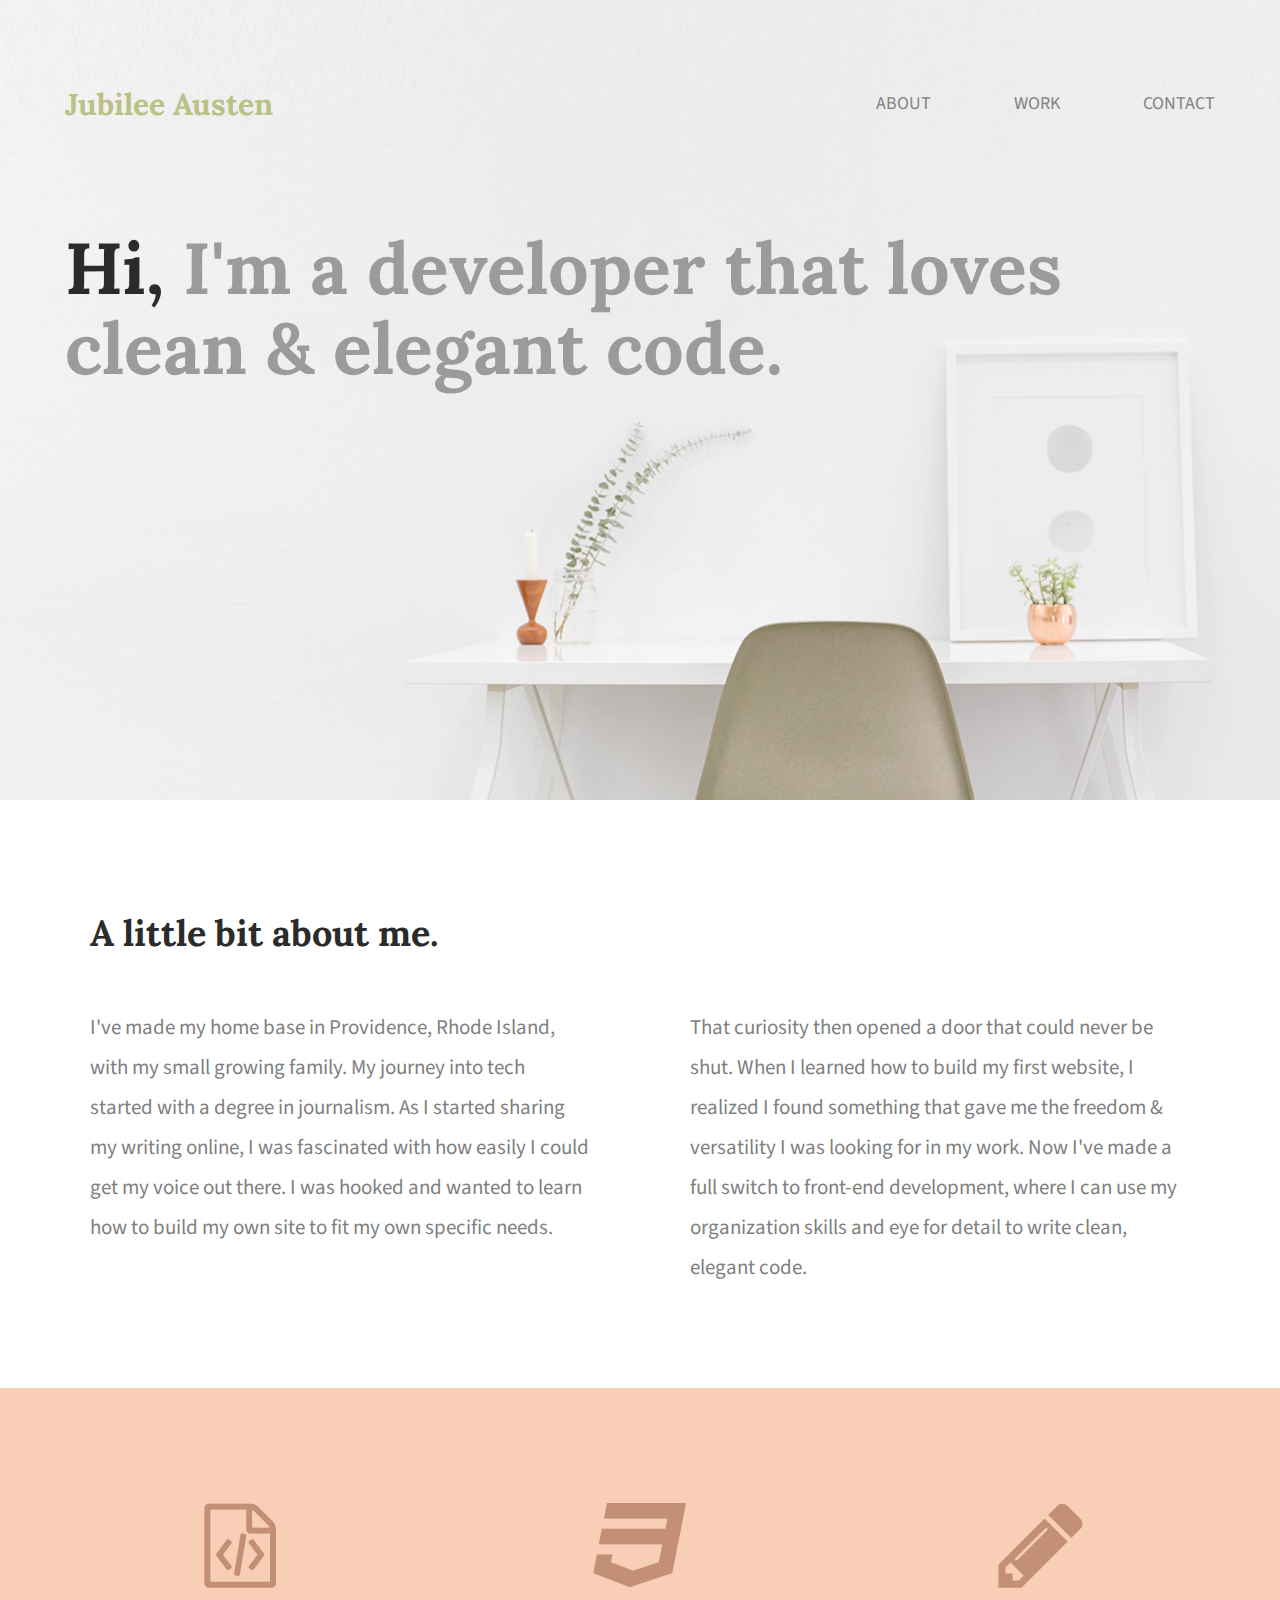
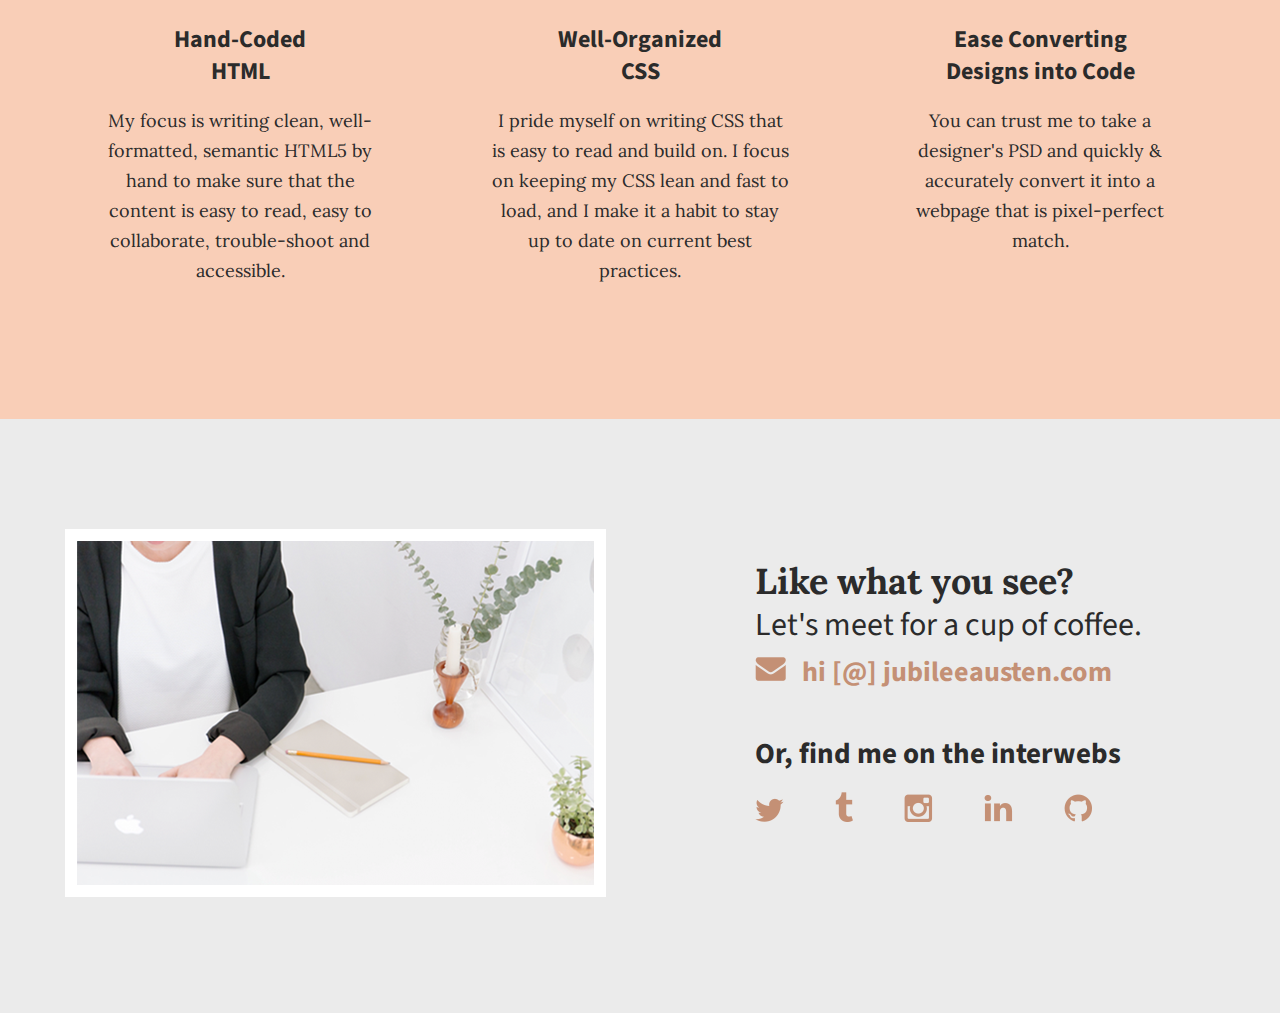
<file: jubilee/index.html>
<!doctype html>
<html lang="en">
    <head>
        <title>Jubilee Austen Portfolio</title>
        <link rel="stylesheet" href="css/normalize.css">
        <link rel="stylesheet" href="css/main.css">
        <link href='https://fonts.googleapis.com/css?family=Source+Sans+Pro:400,700' rel='stylesheet' type='text/css'>
        <link href="https://fonts.googleapis.com/css2?family=Lora:wght@400;700&display=swap" rel="stylesheet">
        <link href="https://fonts.googleapis.com/css?family=Lora:400,700" rel="stylesheet" type="text/css">
    </head>
    <body>
      <header>
        <div class="full-width">
          <div class="half-width">
            <h1>Jubilee Austen</h1>
          </div>
          <div class="half-width">
            <nav>
              <ul>
                <li><a href="#about">About</a></li>
                <li><a href="#work">Work</a></li>
                <li><a href="#contact">Contact</a></li>
              </ul>
            </nav>
          </div>
          <h2><span>Hi, </span>I'm a developer that loves clean &amp; elegant code.</h2>
          </div>
      </header>
      <main>
        <section id="about">
          <div class="full-width">
            <h2>A little bit about me.</h2>
            <div class="half-width">
              <p>I've made my home base in Providence, Rhode Island, with my small growing family. My journey into tech started with a degree in journalism. As I started sharing my writing online, I was fascinated with how easily I could get my voice out there. I was hooked and wanted to learn how to build my own site to fit my own specific needs.</p>
            </div>
            <div class="half-width">
              <p>That curiosity then opened a door that could never be shut. When I learned how to build my first website, I realized I found something that gave me the freedom & versatility I was looking for in my work. Now I've made a full switch to front-end development, where I can use my organization skills and eye for detail to write clean, elegant code.</p>
            </div>
          </div>
        </section>
        <section id="work">
          <div class="full-width">
            <div class="third-width">
              <img src="img/html-icon.png" alt="HTML icon" />
              <h3> Hand-Coded HTML </h3>
              <p> My focus is writing clean, well-formatted, semantic HTML5 by hand to make sure that the content is easy to read, easy to collaborate, trouble-shoot and accessible.</p>
            </div>
            <div class="third-width">
              <img src="img/css-icon.png" alt="CSS icon" />
              <h3> Well-Organized CSS </h3>
              <p> I pride myself on writing CSS that is easy to read and build on. I focus on keeping my CSS lean and fast to load, and I make it a habit to stay up to date on current best practices.</p>
            </div>
            <div class="third-width">
              <img src="img/pencil-icon.png" alt="Pencil icon" />
              <h3> Ease Converting Designs into Code </h3>
              <p>You can trust me to take a designer's PSD and quickly & accurately convert it into a webpage that is pixel-perfect match.</p>
            </div>
          </div>
        </section>
        <footer id="contact">
          <div class="full-width">
            <div class="half-width">
              <img id="contact-img" src="img/contact.png" alt="Contact icon"/>
            </div>
            <div class="half-width">
              <h2> Like what you see? </h2>
              <h3 id="email-header"> Let's meet for a cup of coffee. </h3>
              <a href="mailto:hi@jubileeausten.com"> <img id="envelope" src="img/envelope-icon.png" alt="Envelop icon"> </a>
              <a href="mailto:hi@jubileeausten.com">hi [@] jubileeausten.com</a>
              <h4 id="socialmedia-header"> Or, find me on the interwebs </h4>
            <ul>
              <li><a href="https://twitter.com/?lang=en" target="_Blank"> <img src="img/twitter-icon.png" alt="Twitter icon"></a></li>
              <li><a href="https://www.tumblr.com/" target="_Blank"> <img src="img/tumbler-icon.png" alt="Tumbler icon"></a></li>
              <li><a href="https://www.instagram.com/?hl=en" target="_Blank"> <img src="img/instagram-icon.png" alt="Instagram icon"></a></li>
              <li><a href="https://www.linkedin.com/" target="_Blank"> <img src="img/linkedin-icon.png" alt="Linkedin icon"></a></li>
              <li><a href="https://github.com/" target="_Blank"> <img src="img/github-icon.png" alt="GitHub icon"></a></li>
            </ul>
          </div>
          </div>
        </footer>
      </main>

    </body>
</html>
</file>
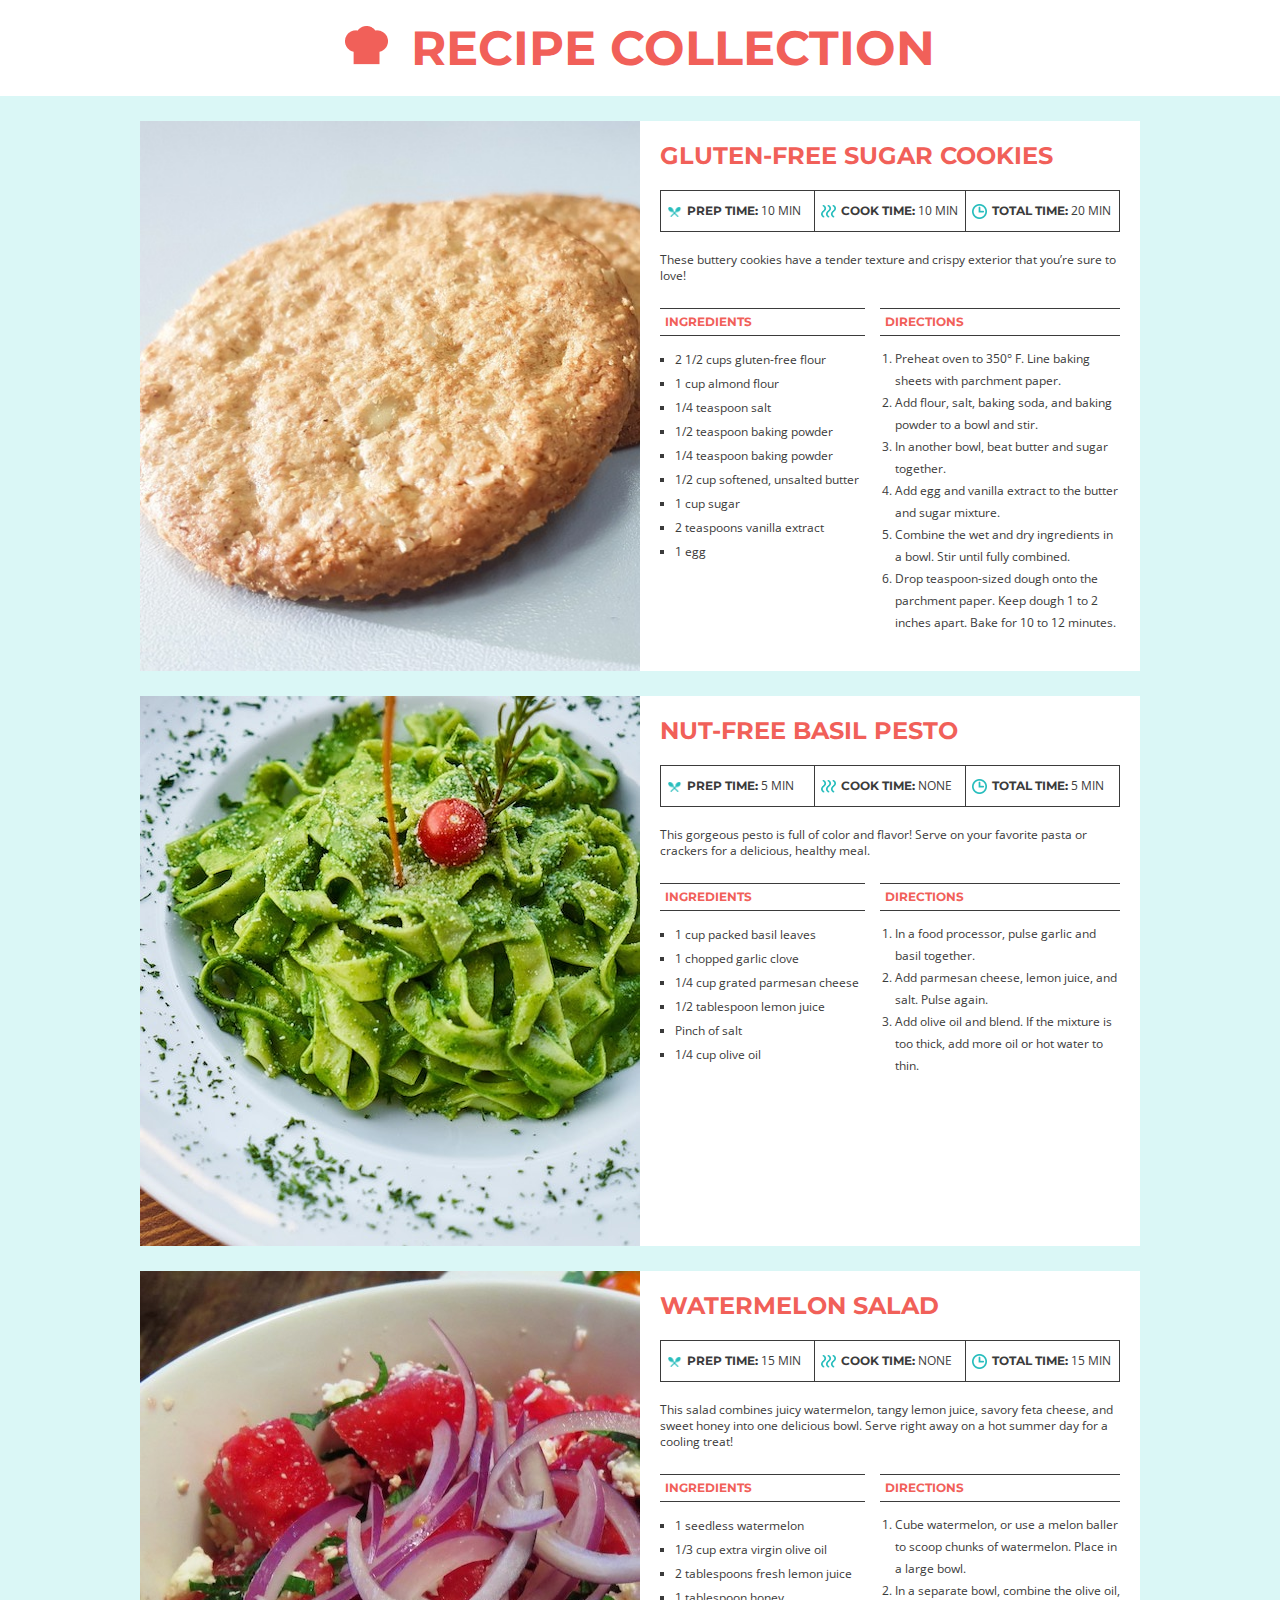
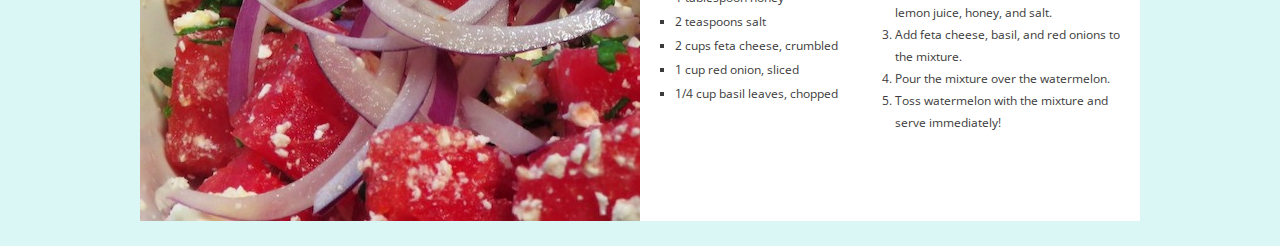
<file: recipe/index.html>
<!doctype html>
<html lang="en">

    <head>
        <meta charset="utf-8">
        <title>Recipe Cards Project</title>
        <link rel="stylesheet" href="css/normalize.css">
        <link rel="stylesheet" href="css/style.css">
        <link href="https://fonts.googleapis.com/css?family=Montserrat:700%7COpen+Sans&display=swap" rel="stylesheet">
    </head>

    <body>
        <header>
            <img src="img/chef-hat.png" alt="chef hat">
            <h1>Recipe Collection</h1>
        </header>
        <main>
            <article id="cookies" class="card">
                <div class="image"></div>
                <div class="recipe">
                    <h2>Gluten-Free Sugar Cookies</h2>
                    <div class="time">
                        <div class="prep">
                            <img src="img/spoons.png" alt="prep time"><p class="time-details"><strong>Prep Time:</strong> 10 Min</p>
                        </div>
                        <div class="cook">
                            <img src="img/steam.png" alt="cook time"><p class="time-details"><strong>Cook Time:</strong> 10 Min</p>
                        </div>
                        <div class="total">
                            <img src="img/clock.png" alt="total time"><p class="time-details"><strong>Total Time:</strong> 20 Min</p>
                        </div>
                    </div>
                    <p class="description">These buttery cookies have a tender texture and crispy exterior that you’re
                        sure to love!</p>
                    <div class="columns">
                        <section class="ingredients">
                            <h3>Ingredients</h3>
                            <ul>
                                <li>2 1/2 cups gluten-free flour</li>
                                <li>1 cup almond flour</li>
                                <li>1/4 teaspoon salt</li>
                                <li>1/2 teaspoon baking powder</li>
                                <li>1/4 teaspoon baking powder</li>
                                <li>1/2 cup softened, unsalted butter</li>
                                <li>1 cup sugar</li>
                                <li>2 teaspoons vanilla extract</li>
                                <li>1 egg</li>
                            </ul>
                        </section>
                        <section class="directions">
                            <h3>Directions</h3>
                            <ol>
                                <li>Preheat oven to 350&deg; F. Line baking sheets with parchment paper.</li>
                                <li>Add flour, salt, baking soda, and baking powder to a bowl and stir.</li>
                                <li>In another bowl, beat butter and sugar together.</li>
                                <li>Add egg and vanilla extract to the butter and sugar mixture.</li>
                                <li>Combine the wet and dry ingredients in a bowl. Stir until fully combined.</li>
                                <li>Drop teaspoon-sized dough onto the parchment paper. Keep dough 1 to 2 inches apart.
                                    Bake for 10 to 12 minutes.</li>
                            </ol>
                        </section>
                    </div>
                </div>
            </article>
            <article id="pesto" class="card">
                <div class="image"></div>
                <div class="recipe">
                    <h2>Nut-Free Basil Pesto</h2>
                    <div class="time">
                        <div class="prep">
                            <img src="img/spoons.png" alt="prep time"><p class="time-details"><strong>Prep Time:</strong> 5 Min</p>
                        </div>
                        <div class="cook">
                            <img src="img/steam.png" alt="cook time"><p class="time-details"><strong>Cook Time:</strong> None</p>
                        </div>
                        <div class="total">
                            <img src="img/clock.png" alt="total time"><p class="time-details"><strong>Total Time:</strong> 5 Min</p>
                        </div>
                    </div>
                    <p class="description">This gorgeous pesto is full of color and flavor! Serve on your favorite pasta
                        or crackers for a delicious, healthy meal.</p>
                    <div class="columns">
                        <section class="ingredients">
                            <h3>Ingredients</h3>
                            <ul>
                                <li>1 cup packed basil leaves</li>
                                <li>1 chopped garlic clove</li>
                                <li>1/4 cup grated parmesan cheese</li>
                                <li>1/2 tablespoon lemon juice</li>
                                <li>Pinch of salt</li>
                                <li>1/4 cup olive oil</li>
                            </ul>
                        </section>
                        <section class="directions">
                            <h3>Directions</h3>
                            <ol>
                                <li>In a food processor, pulse garlic and basil together.</li>
                                <li>Add parmesan cheese, lemon juice, and salt. Pulse again.</li>
                                <li>Add olive oil and blend. If the mixture is too thick, add more oil or hot water to
                                    thin.</li>
                            </ol>
                        </section>
                    </div>
                </div>
            </article>
            <article id="salad" class="card">
                <div class="image"></div>
                <div class="recipe">
                    <h2>Watermelon Salad</h2>
                    <div class="time">
                        <div class="prep">
                            <img src="img/spoons.png" alt="prep time"><p class="time-details"><strong>Prep Time:</strong> 15 Min</p>
                        </div>
                        <div class="cook">
                            <img src="img/steam.png" alt="cook time"><p class="time-details"><strong>Cook Time:</strong> None</p>
                        </div>
                        <div class="total">
                            <img src="img/clock.png" alt="total time"><p class="time-details"><strong>Total Time:</strong> 15 Min</p>
                        </div>
                    </div>
                    <p class="description">This salad combines juicy watermelon, tangy lemon juice, savory feta cheese,
                        and sweet honey into one delicious bowl. Serve right away on a hot summer day for a cooling
                        treat!</p>
                    <div class="columns">
                        <section class="ingredients">
                            <h3>Ingredients</h3>
                            <ul>
                                <li>1 seedless watermelon</li>
                                <li>1/3 cup extra virgin olive oil</li>
                                <li>2 tablespoons fresh lemon juice</li>
                                <li>1 tablespoon honey</li>
                                <li>2 teaspoons salt</li>
                                <li>2 cups feta cheese, crumbled</li>
                                <li>1 cup red onion, sliced</li>
                                <li>1/4 cup basil leaves, chopped</li>
                            </ul>
                        </section>
                        <section class="directions">
                            <h3>Directions</h3>
                            <ol>
                                <li>Cube watermelon, or use a melon baller to scoop chunks of watermelon. Place in a
                                    large bowl.</li>
                                <li>In a separate bowl, combine the olive oil, lemon juice, honey, and salt.</li>
                                <li>Add feta cheese, basil, and red onions to the mixture.</li>
                                <li>Pour the mixture over the watermelon.</li>
                                <li>Toss watermelon with the mixture and serve immediately!</li>
                            </ol>
                        </section>
                    </div>
                </div>
            </article>
        </main>
    </body>

</html>
</file>
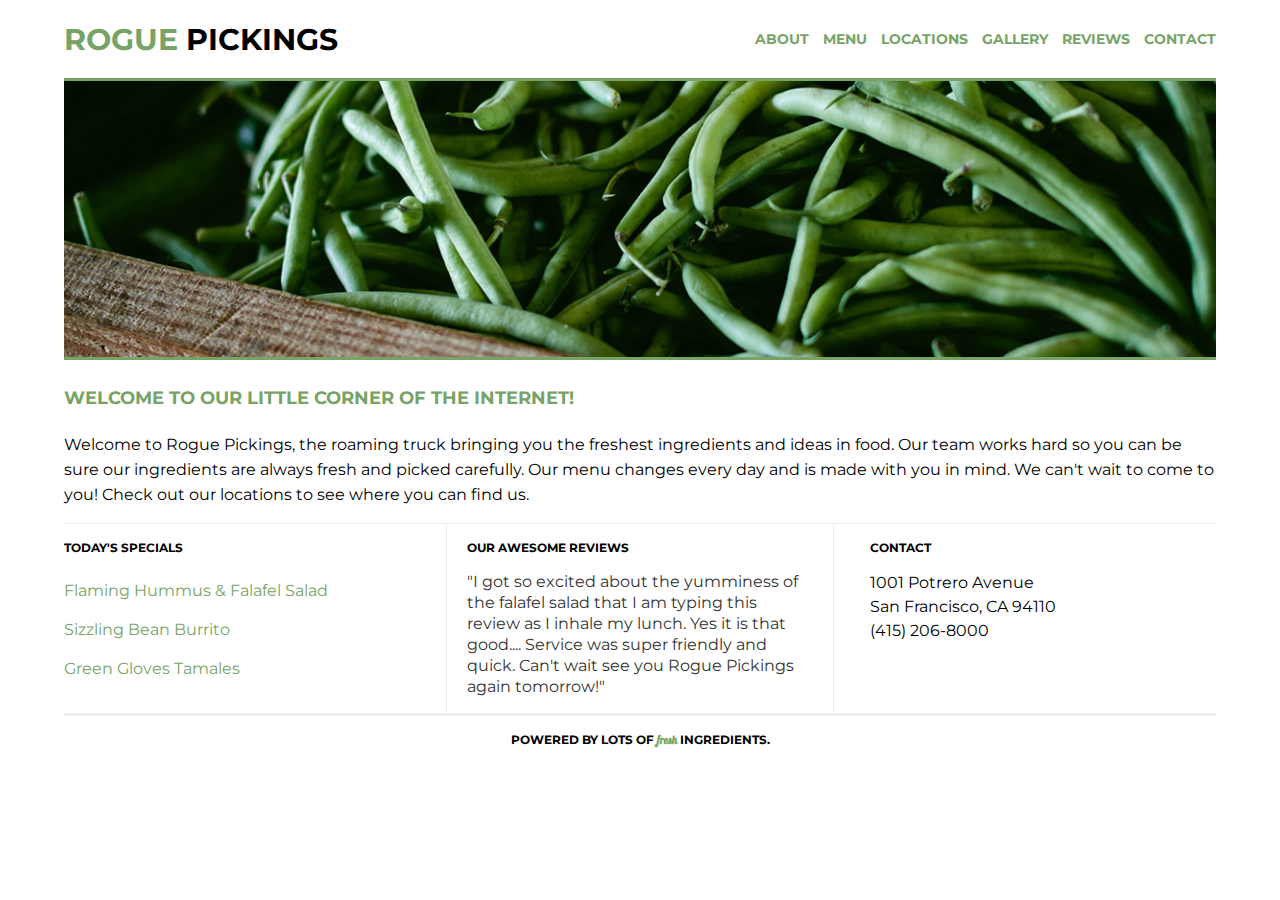
<file: rogue/index.html>
<!doctype html>
<html>
    <head>
        <meta charset="utf-8">
        <meta http-equiv="x-ua-compatible" content="ie=edge">
        <title>Rogue Pickings | Brush Up Those Skills!</title>
        <meta name="viewport" content="width=device-width, initial-scale=1, shrink-to-fit=no">
        <link rel="stylesheet" href="css/normalize.css">
        <link rel="stylesheet" href="css/main.css">
        <link href="https://fonts.googleapis.com/css?family=Montserrat:400,700" rel="stylesheet">
        <link href="https://fonts.googleapis.com/css2?family=Galada&display=swap" rel="stylesheet">
    </head>
    <body>
        <div class="container">
            <header>
                <h1><span>rogue</span> pickings</h1>
                <nav>
                    <ul>
                        <li>
                            <a href="">About</a>
                        </li>
                        <li>
                            <a href="">Menu</a>
                        </li>
                        <li>
                            <a href="">Locations</a>
                        </li>
                        <li>
                            <a href="">Gallery</a>
                        </li>
                        <li>
                            <a href="">Reviews</a>
                        </li>
                        <li>
                            <a href="">Contact</a>
                        </li>
                    </ul>
                </nav>
            </header>
            <section class="top-section">
                <div class="main-image"><img src="img/download.jpg" alt="green beans" /></div>
                <div class="main-title">
                    <h3>Welcome to our little corner of the internet!</h3>
                    <p>Welcome to Rogue Pickings, the roaming truck bringing you the freshest ingredients and ideas in food. Our team works hard so you can be sure our ingredients are always fresh and picked carefully. Our menu changes every day and is made with you in mind. We can't wait to come to you! Check out our locations to see where you can find us.</p>
                </div>
            </section>
            <section class="bottom-section">
                <div class="section-one">
                    <h4>Today's Specials</h4>
                    <ul class="menu">
                        <li>Flaming Hummus &amp; Falafel Salad</li>
                        <li>Sizzling Bean Burrito</li>
                        <li>Green Gloves Tamales</li>
                    </ul>
                </div>
                <div class="section-two">
                    <h4>Our Awesome Reviews</h4>
                    <p class="reviews">"I got so excited about the yumminess of the falafel salad that I am typing this review as I inhale my lunch. Yes it is that good.... Service was super friendly and quick. Can't wait see you Rogue Pickings again tomorrow!"</p>
                </div>
                <div class="section-three"><h4>Contact</h4>
                    <p class="address">1001 Potrero Avenue<br>
                        San Francisco, CA 94110<br>
                        (415) 206-8000 </p>
                </div>
            </section>
            <footer>
                <h4>Powered by lots of <span>fresh</span> ingredients.</h4>
            </footer>
        </div>
    </body>
</html>
</file>
<file: jubilee/css/main.css>
/***** BASE STYLES *****/

body {
  color: #2b2b2b;
  font-family: 'Source Sans Pro', sans-serif;
}

/***** GRID *****/

.full-width {
  margin: 0 auto;
  overflow: auto;
  width: 1200px;
}

.half-width {
  float: left;
  width: 600px;
}

.third-width {
  float: left;
  width: 400px;
}

/***** HEADER *****/

header {
  background: url('../img/hero.png');
  background-size: cover;
  background-position: center;
  height: 800px;
}

 header h1 {
  color: #bbc085;
  font-family: 'Lora', serif;
  font-size: 30px;
  padding: 65px 0 65px 25px;
}

nav {
  float: right;
  padding: 75px 25px;
}

nav ul li {
  display: inline-block;
}

nav ul li a {
  color: #828282;
  font-size: 18px;
  padding-left: 80px;
  text-transform: uppercase;
  text-decoration: none;
}

header h2 {
  clear: both;
  color:#9b9b9b;
  font-family: 'Lora', serif;
  font-size: 72px;
  line-height: 80px;
  padding: 20px 0 20px 25px;
  width:1000px;
}

header h2 span {
  color:#2b2b2b;
}

/***** ABOUT *****/

#about .full-width {
  padding: 80px 0;
}

#about h2 {
  font-family: 'Lora', serif;
  font-size:36px;
  padding-left: 50px;
}

#about p {
  color: #7f7f7f;
  font-size: 21px;
  line-height: 40px;
  padding-left: 50px;
  padding-right: 50px;
}

/***** WORK *****/

#work {
  background-color: #f9ceb7;
  text-align: center;
}

#work .full-width {
  padding: 115px 0;
}

#work img {
  padding-bottom: 30px;
}

#work h3 {
  font-size: 24px;
  line-height: 32px;
  margin: 0 auto;
  width: 190px;
}

#work p {
  font-family: 'Lora', serif;
  font-size:18px;
  line-height: 30px;
  padding: 0 50px;
}

/***** CONTACT *****/

#contact {
  background-color: #ebebeb;
}

#contact .full-width {
  padding: 110px 0;
}

#contact img#contact-img {
    border: 12px solid #ffffff;
    margin-left: 25px;
}

#contact h2, #contact #email-header, #contact #socialmedia-header, #contact ul {
  padding-left: 115px;
}

#contact #envelope {
  padding: 0 10px 0 115px;
}

#contact h2 {
    font-family: 'Lora', serif;
    font-size: 36px;
    line-height: 44px;
}
#contact #email-header{
    font-size: 32px;
    font-weight: 400;
    line-height: 44px;
    margin: -30px 0 5px 0;
}
#contact #socialmedia-header {
    font-weight: bold;
    font-size: 29px;
    line-height: 44px;
    margin: 40px 0 0 0;
}
#contact a {
    color: #c49075;
    font-weight: bold;
    font-size: 28px;
    text-decoration: none;
}

#contact ul {
    list-style: none;
}
#contact ul li {
     display: inline-block;
}
#contact ul img {
    padding-right: 48px;
}
</file>
<file: recipe/css/style.css>
/***** BODY *****/

body {
  background: #DAF7F6;
  font-family: 'Open Sans', sans-serif;
  font-size: 12px;
  line-height: 16px;
  color:#3B3B3B;
}

/***** HEADER *****/

header {
  background: #FFFFFF;
  text-align: center;
}

h1 {
  display: inline-block;
  padding: 40px 0;
  margin: 0;
  font-family: 'Montserrat', sans-serif;
  color: #F16059;
  font-size: 48px;
  font-weight: bold;
  text-transform: uppercase;
}
header img {
  margin-right: 20px;
}

/***** MAIN *****/

main {
  width: 1000px;
  margin: 0 auto;
}

.card {
  margin: 25px 0;
  overflow: auto;
}

.image {
  float: left;
  width: 500px;
  height: 550px;
}

.recipe {
  float: left;
  padding: 20px;
  width: 500px;
  height: 550px;
  background: #FFFFFF;
  box-sizing: border-box;
}

#cookies .image {
  background-image: url('../img/gluten-free-sugar-cookies.jpg');
  background-size: cover;
}

#pesto .image {
  background-image: url('../img/nut-free-pesto.jpg');
  background-size: cover;
}

#salad .image {
  background-image: url('../img/watermelon-salad.jpg');
  background-size: cover;
}

.recipe h2 {
  color: #F16059;
  font-family: 'Montserrat', sans-serif;
  font-size: 24px;
  font-weight: bold;
  text-transform: uppercase;
  line-height: 29px;
  margin-top: 0;
}

.time {
  border-style: solid;
  border-width: 1px;
  border-color: #3B3B3B;
  margin-bottom: 20px;
  overflow: auto;
}

.prep {
  text-transform: uppercase;
  float: left;
  padding-left: 6px;
  width: 33.3333%;
  box-sizing: border-box;
}

.cook {
  text-transform: uppercase;
  float: left;
  padding-left: 6px;
  width: 33.3333%;
  box-sizing: border-box;
}

.total {
  text-transform: uppercase;
  float: left;
  padding-left: 6px;
  width: 33.3333%;
  box-sizing: border-box;
}

.time .cook {
  border-width: 0 1px;
  border-style: solid;
  border-color: #3B3B3B;
}

.time img {
  height: auto;
  width: 15px;
  margin-right: 5px;
  vertical-align: middle;
}

.time-details {
  display: inline-block;
}

.time strong {
  font-family: 'Montserrat', sans-serif;
}

.columns {
  overflow: auto;
}

.directions {
  float: left;
  width: 240px;
}

.ingredients {
  float: left;
  width: 205px;
  margin-right: 15px;
}

.recipe h3 {
  font-family: 'Montserrat', sans-serif;
  color: #F16059;
  font-size: 12px;
  font-weight: bold;
  text-transform: uppercase;
  padding: 5px;
  border-width: 1px 0;
  border-style: solid;
  border-color: #3B3B3B;
}

.ingredients ul {
  padding-left: 15px;
  line-height: 24px;
  list-style-type: square;
}

.directions ol {
  padding-left: 15px;
  line-height: 22px;
}
</file>
<file: rogue/css/main.css>
html {
	font-size: 16px;
}

body {
	font-family: 'Montserrat', Helvetica, Arial, sans-serif;
	font-size: 1em;
	display: flex;
	justify-content: center;
	align-items: center;
}

.container{
	max-width: 1200px;
	width: 90%;
	display: flex;
	justify-content: center;
	align-items: center;
	flex-flow: row wrap;
}

h1,
h2,
h3,
h4 {
	color: black;
	text-transform: uppercase;
	font-weight: 700;
}
h1 {
	font-size: 1.875em;
	width: 100%;
}
h2 {
  font-size: 1.5em;
}
h3 {
	font-size: 1.125em;
}
h4 {
	font-size: 0.75em;
}

p {
	font-size: 0.875em;
	line-height: 1.3125em;
}

ul {
	margin: 0;
}

/*The widths are in a percentage!*/
header {
	border-bottom: 3px solid #77a466;
	text-align: center;
	width: 100%;
	display: flex;
	justify-content: center;
	align-items: center;
	flex-flow: row wrap;
}

header h1 {
	font-size: 1.875em;
	margin: 0;
	padding: 38px 20px 20px 20px;
	border-bottom: 3px solid #77a466;
	width: 100%;
}

header h1 span {
	color: #77a466;
}

header nav {
	padding: 20px 0;
	width: 100%;
}
header nav ul {
	margin: 0;
	padding: 0;
}
header nav ul li {
	text-transform: uppercase;
	font-weight: 700;
	font-size: 0.875em;
	padding: 10px 0;
	list-style: none;
}
header nav ul li a{
	text-decoration: none;
	color:#77a466;
}

/*The widths are in a percentage!*/
.top-section,
.bottom-section {
	display: flex;
	justify-content: center;
	align-items: center;
	flex-flow: row wrap;
}

.main-image img {
	width: 100%;
	border-bottom: 3px solid #77a466;
}


.main-title h3 {
	text-align: left;
	padding: 5px 0;
	color: #77a466;
	font-size: 1.125em;
}
.main-title p {
	padding: 0;
	font-size: 1em;
	line-height: 1.5625;
}

.section-one,
.section-two,
.section-three {
	width: 100%;
	border-top: 1px solid #eee;
}

.menu {
	list-style: none;
	padding: 0;
}
.menu li {
	padding: 10px 0;
	color:#77a466;
}

.reviews {
	color: #333;
	font-size: 1em;
	line-height: 1.3125em;
}

.address {
	font-size: 1em;
	line-height: 1.5em;
}

/*The widths are in a percentage!*/
footer {
	border-top: 3px solid #eee;
	text-align: center;
	display: flex;
	justify-content: center;
	align-items: center;
	flex-flow: row wrap;
	width: 100%;
}
footer span {
	font-family: 'Galada', cursive;
	text-transform: lowercase;
	color: #77a466;
	font-size: 0.875em;
}

/* Tablet styles here*/


@media only screen and (min-width:768px) {
	.bottom-section {
		justify-content: space-between;
		align-items: flex-start;
		border-top: 1px solid #eee;
	}
	.section-one,
	.section-two,
	.section-three {
		border-top: none;
		flex-basis: 30%;
	}
	.section-two {
		border-left: 1px solid #eee;
		border-right: 1px solid #eee;
		padding: 0 20px;
	}
}

/* Desktop styles here*/

@media only screen and (min-width: 1200px) {

	header {
	justify-content: space-between;
}

	header h1 {
		width: 30%;
		padding: 0;
		border-bottom: none;
		text-align: left;
	}

	header nav {
		width: 40%;
	}

	header nav ul {
		display: flex;
		justify-content: space-between;
	}
}
</file>
